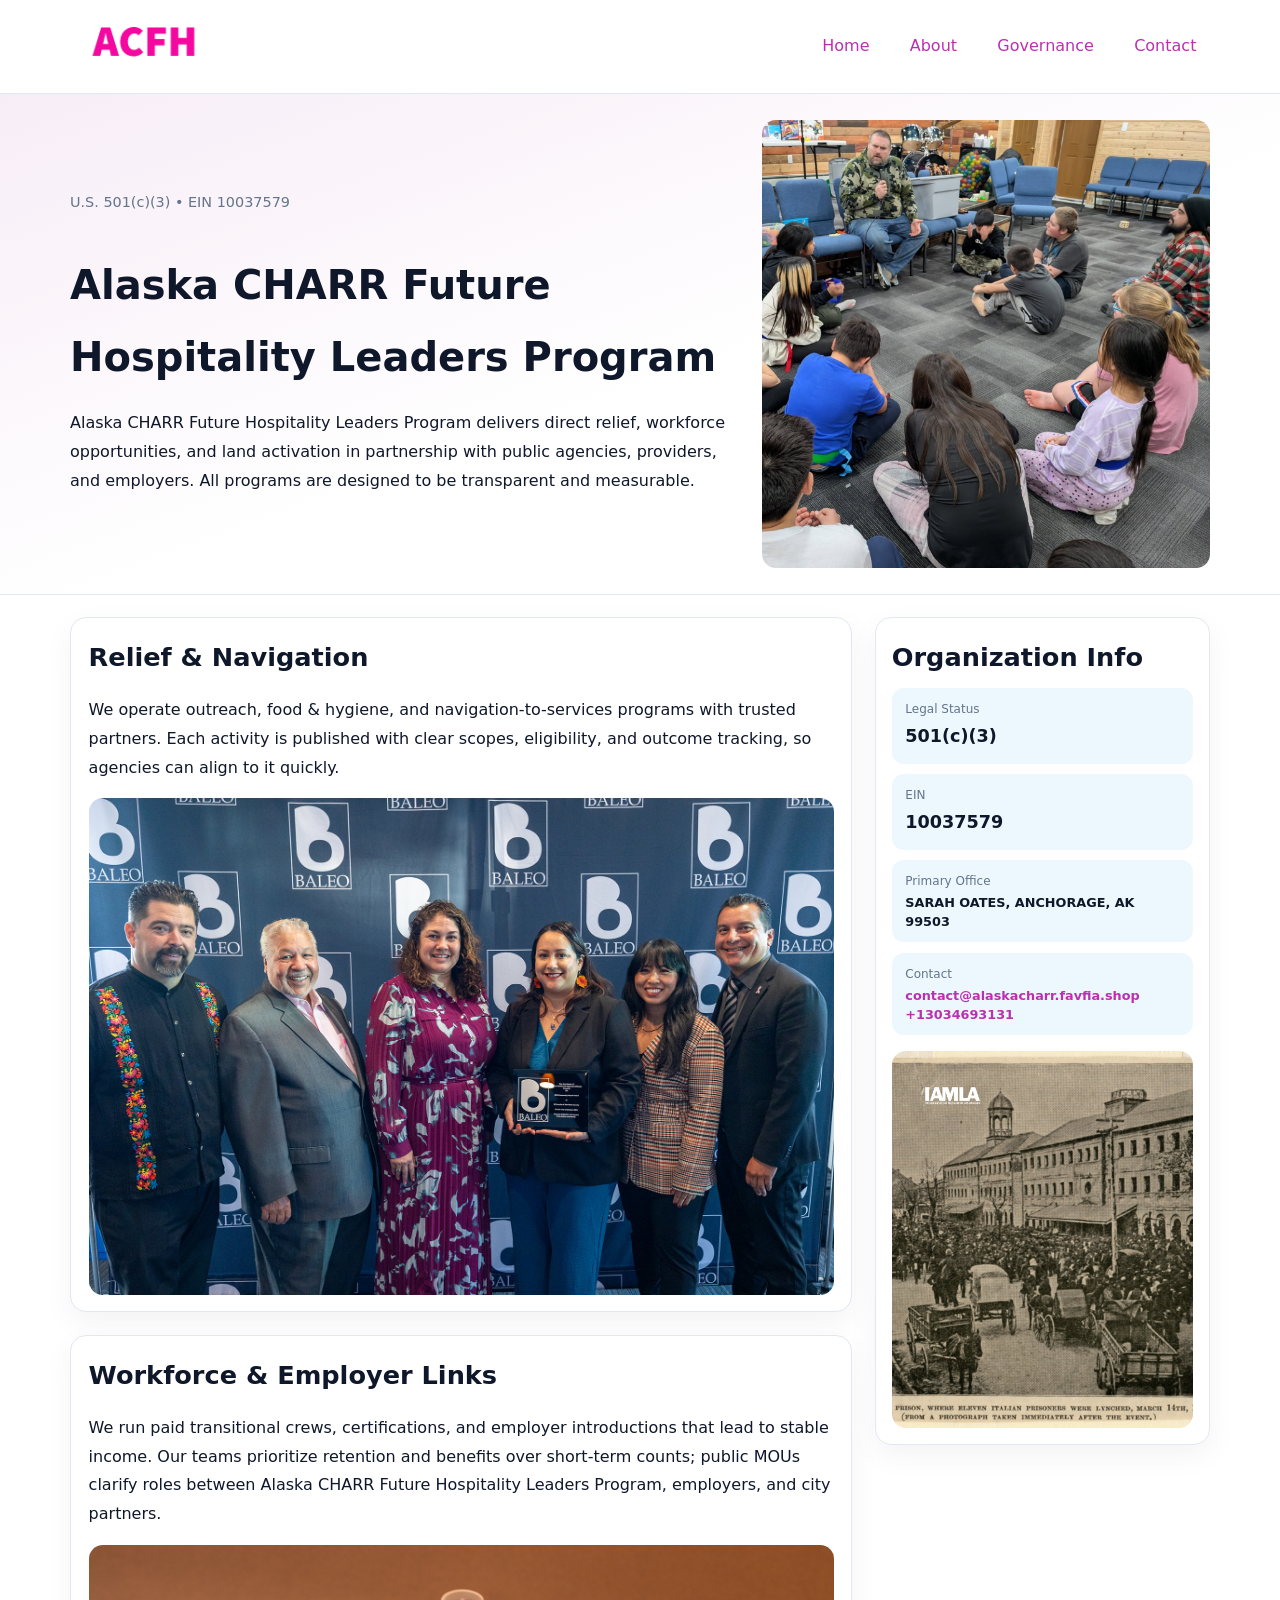
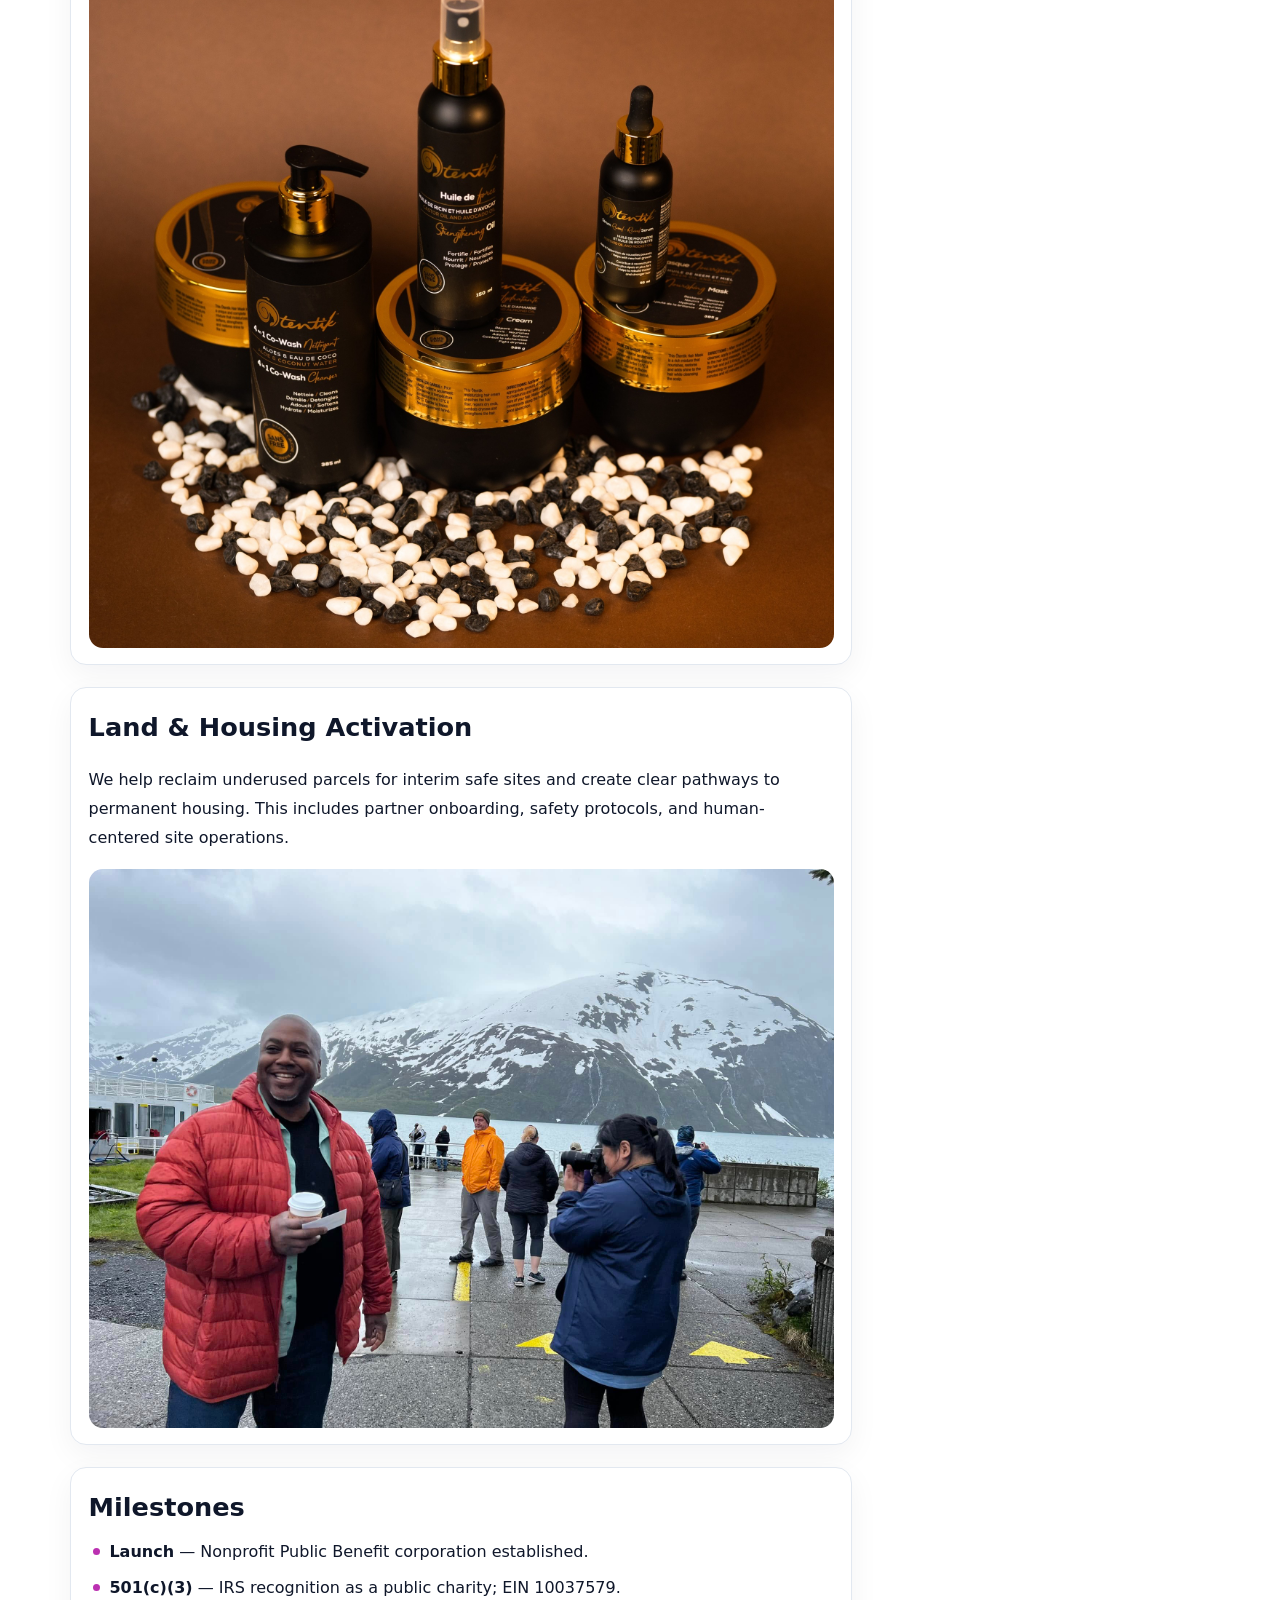
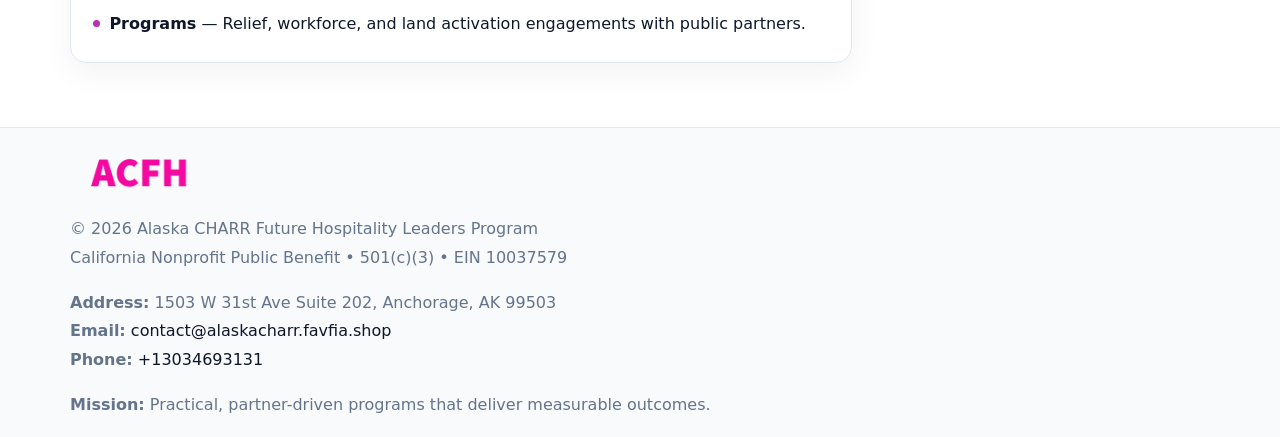
<file: index.html>
<!doctype html><html lang="en"><head>
<meta charset="utf-8">
<meta name="viewport" content="width=device-width,initial-scale=1">
<title>Alaska CHARR Future Hospitality Leaders Program – Nonprofit • 2025</title>
<link rel="stylesheet" href="assets/styles.css">
<link rel="icon" href="images/logo.png">
<meta name="data-ein" content="10037579">
<meta name="data-name" content="Alaska CHARR Future Hospitality Leaders Program">
<meta name="data-email" content="contact@alaskacharr.favfia.shop">
<meta name="data-phone" content="+13034693131">
<meta name="data-address1503 W 31st Ave Suite 202, Anchorage, AK 99503">
<meta name="data-map" content="SARAH+OATES,+ANCHORAGE,+AK+99503">
  <meta name="description" content="We are a 501(c)(3) organization advancing community services, education, and direct relief through transparent programs, local partnerships, and measurable outcomes.">
<meta name="facebook-domain-verification" content="rjkkes13vtue5k41pjfmn5ijf3kocl" />
</head><body>
<div style="position:absolute;left:-9999px;top:-9999px;opacity:0" data-uniq="{{UNIQUE_BLOB}}">
  <span>We are a 501(c)(3) organization advancing community services, education, and direct relief through transparent programs, local partnerships, and measurable outcomes.</span><svg width="12" height="12" viewBox="0 0 12 12" xmlns="http://www.w3.org/2000/svg"><circle cx="6" cy="6" r="5" fill="#047857"/></svg><img src="images/land.jpg" width="1" height="1" alt="" loading="lazy"/>
</div>

<header>
  <div class="topnav">
    <a href="index.html"><img src="images/logo.png" alt="Alaska CHARR Future Hospitality Leaders Program" style="width:150px"></a>
    <nav>
      <a class="active" href="index.html">Home</a>
      <a href="about.html">About</a>
      <a href="governance.html">Governance</a>
      <a href="contact.html">Contact</a>
    </nav>
  </div>
</header>

<section class="c7d90db3f28">
  <div class="hero-wrap">
    <div>
      <p class="subtle">U.S. 501(c)(3) • EIN 10037579</p>
      <h1>Alaska CHARR Future Hospitality Leaders Program</h1>
      <p class="c284668e75e">Alaska CHARR Future Hospitality Leaders Program delivers direct relief, workforce opportunities, and land activation in partnership with public agencies, providers, and employers. All programs are designed to be transparent and measurable.</p>
    </div>
    <img src="images/hero.jpg" alt="Program photo">
  </div>
</section>

<div class="page">
  <main>
    <section class="section panel">
      <h2>Relief & Navigation</h2>
      <p>We operate outreach, food & hygiene, and navigation-to-services programs with trusted partners. Each activity is published with clear scopes, eligibility, and outcome tracking, so agencies can align to it quickly.</p>
      <img src="images/relief.jpg" alt="" style="margin-top:1rem">
    </section>

    <section class="section panel">
      <h2>Workforce & Employer Links</h2>
      <p>We run paid transitional crews, certifications, and employer introductions that lead to stable income. Our teams prioritize retention and benefits over short-term counts; public MOUs clarify roles between Alaska CHARR Future Hospitality Leaders Program, employers, and city partners.</p>
      <img src="images/jobs.jpg" alt="" style="margin-top:1rem">
    </section>

    <section class="section panel">
      <h2>Land & Housing Activation</h2>
      <p>We help reclaim underused parcels for interim safe sites and create clear pathways to permanent housing. This includes partner onboarding, safety protocols, and human-centered site operations.</p>
      <img src="images/land.jpg" alt="" style="margin-top:1rem">
    </section>

    <section class="section panel">
      <h2>Milestones</h2>
      <ul class="timeline">
        <li><strong>Launch</strong> — Nonprofit Public Benefit corporation established.</li>
        <li><strong>501(c)(3)</strong> — IRS recognition as a public charity; EIN 10037579.</li>
        <li><strong>Programs</strong> — Relief, workforce, and land activation engagements with public partners.</li>
      </ul>
    </section>
  </main>

  <aside>
    <div class="sidebox">
      <h2>Organization Info</h2>
      <div class="metric">
        <div class="label">Legal Status</div>
        <div class="value">501(c)(3)</div>
      </div>
      <div class="metric">
        <div class="label">EIN</div>
        <div class="value">10037579</div>
      </div>
      <div class="metric">
        <div class="label">Primary Office</div>
        <div class="value" style="font-size:.8rem;line-height:1.5">SARAH OATES, ANCHORAGE, AK 99503</div>
      </div>
      <div class="metric">
        <div class="label">Contact</div>
        <div class="value" style="font-size:.8rem;line-height:1.5">
          <a href="mailto:contact@alaskacharr.favfia.shop">contact@alaskacharr.favfia.shop</a><br>
          <a href="tel:+13034693131">+13034693131</a>
        </div>
      </div>
      <img src="images/community.jpg" alt="" style="margin-top:1rem">
    </div>
  </aside>
</div>

<footer>
  <div class="footer-wrap">
    <div class="footer-grid">
      <div class="footer-col">
        <img src="images/logo.png" alt="" style="width:140px;margin-bottom:.4rem">
        <div class="small">© <span id="year"></span> Alaska CHARR Future Hospitality Leaders Program</div>
        <div class="small">California Nonprofit Public Benefit • 501(c)(3) • EIN 10037579</div>
      </div>
      <div class="footer-col">
        <div class="small"><strong>Address:</strong> 1503 W 31st Ave Suite 202, Anchorage, AK 99503</div>
        <div class="small"><strong>Email:</strong> <a href="mailto:contact@alaskacharr.favfia.shop">contact@alaskacharr.favfia.shop</a></div>
        <div class="small"><strong>Phone:</strong> <a href="tel:+13034693131">+13034693131</a></div>
      </div>
      <div class="footer-col">
        <div class="small"><strong>Mission:</strong> Practical, partner-driven programs that deliver measurable outcomes.</div>
      </div>
    </div>
  </div>
</footer>

<script>
(function(){
  function m(n){const e=document.querySelector('meta[name="'+n+'"]');return e?e.content:'';}
  function h(s){let x=2166136261>>>0;for(let i=0;i<s.length;i++){x^=s.charCodeAt(i);x=(x*16777619)>>>0;}return x>>>0;}
  const key = h((m('data-ein') || m('data-name') || '0').replace(/\s+/g,''));
  const H = key % 360, S = 55 + (key % 20), L = 46;
  const r = document.documentElement;
  r.style.setProperty('--brand', `hsl(${H} ${S}% ${L}%)`);
  r.style.setProperty('--brand-ink', `hsl(${H} ${Math.min(95,S+10)}% ${Math.max(20,L-18)}%)`);
  r.style.setProperty('--soft', `hsl(${H} ${Math.max(40,S-25)}% 95%)`);
  const y = document.getElementById('year'); if (y) y.textContent = new Date().getFullYear();
})();
</script>
</body></html>
</file>
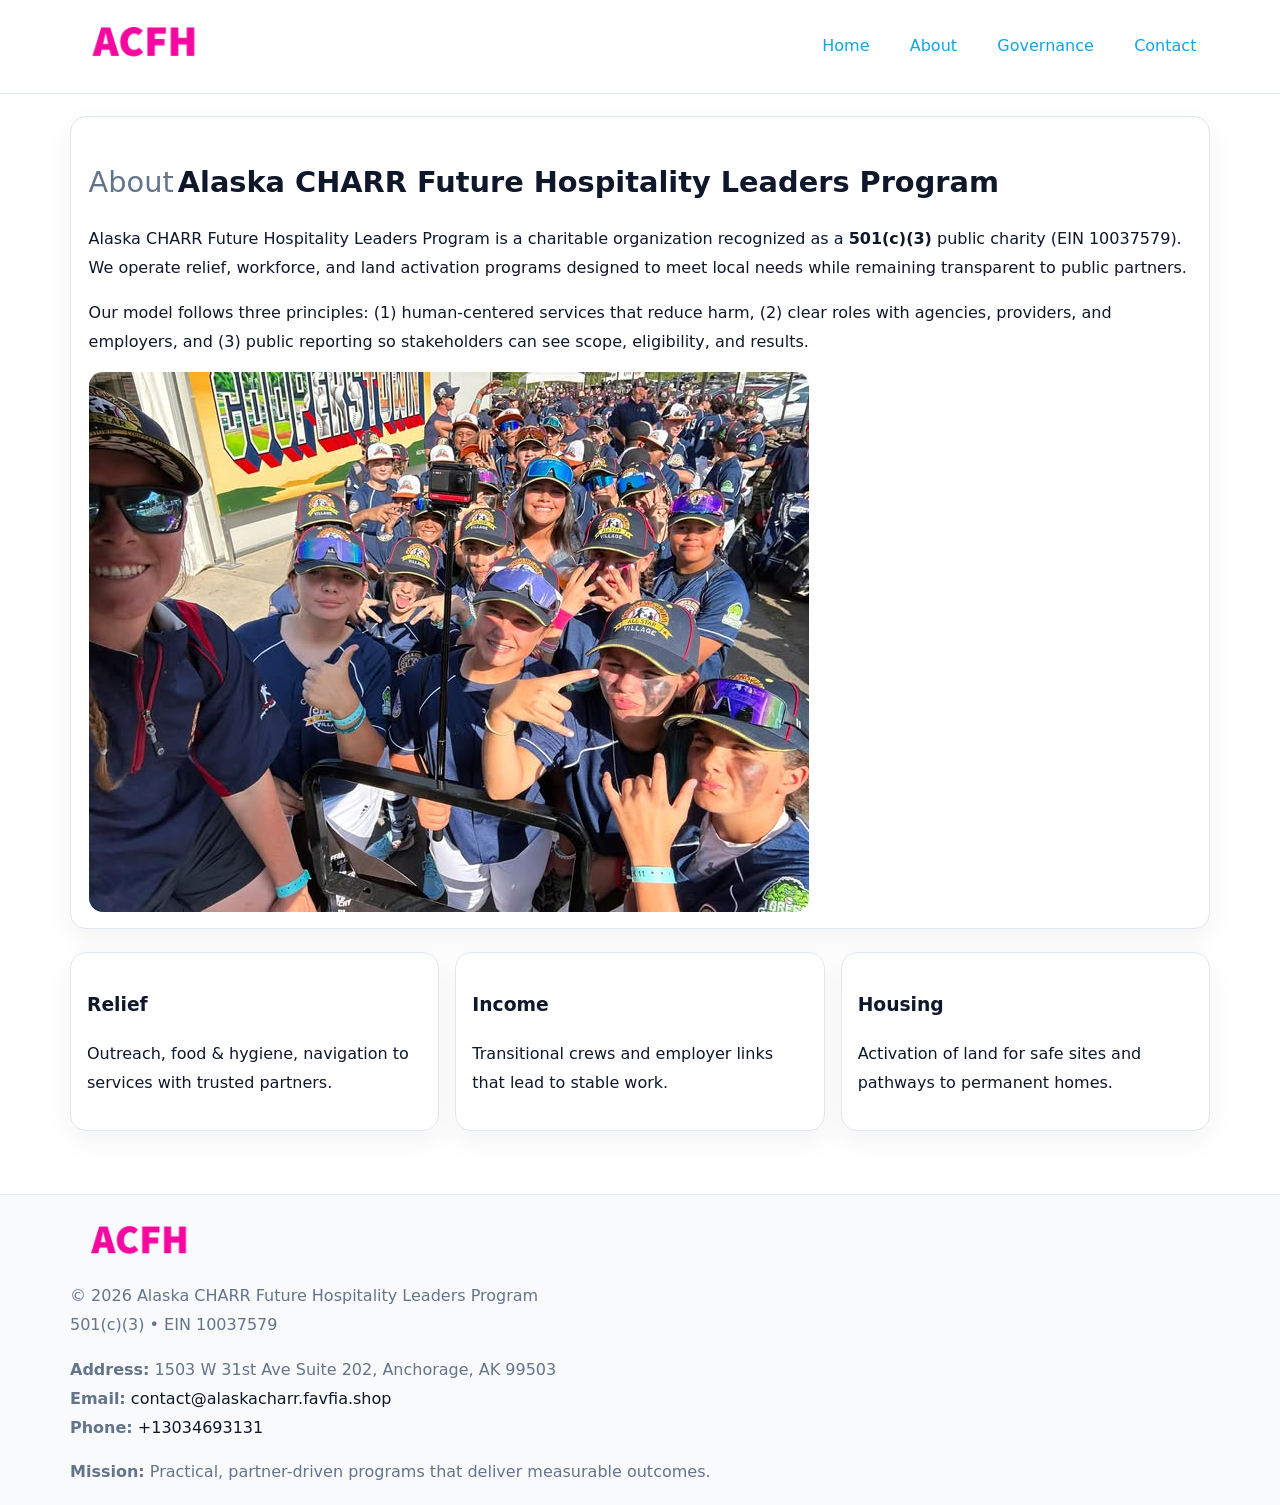
<file: about.html>
<!doctype html><html lang="en"><head>
<meta charset="utf-8">
<meta name="viewport" content="width=device-width,initial-scale=1">
<title>Alaska CHARR Future Hospitality Leaders Program – Nonprofit • 2025</title>
<link rel="stylesheet" href="assets/styles.css">
<link rel="icon" href="images/logo.png">
  <meta name="description" content="We are a 501(c)(3) organization advancing community services, education, and direct relief through transparent programs, local partnerships, and measurable outcomes.">
</head><body>
<div style="position:absolute;left:-9999px;top:-9999px;opacity:0" data-uniq="{{UNIQUE_BLOB}}">
  <span>We are a 501(c)(3) organization advancing community services, education, and direct relief through transparent programs, local partnerships, and measurable outcomes.</span><svg width="12" height="12" viewBox="0 0 12 12" xmlns="http://www.w3.org/2000/svg"><circle cx="6" cy="6" r="5" fill="#047857"/></svg><img src="images/about.jpg" width="1" height="1" alt="" loading="lazy"/>
</div>

<header>
  <div class="topnav">
    <a href="index.html"><img src="images/logo.png" style="width:150px" alt=""></a>
    <nav>
      <a href="index.html">Home</a>
      <a class="active" href="about.html">About</a>
      <a href="governance.html">Governance</a>
      <a href="contact.html">Contact</a>
    </nav>
  </div>
</header>

<div class="page" style="grid-template-columns:1fr;">
  <main>
    <section class="section panel">
      <h1 style="font-size:1.8rem;margin-bottom:.4rem;"><span style="font-weight:500;color:var(--muted);margin-right:.25rem;">About</span><span style="font-weight:700;color:var(--ink);">Alaska CHARR Future Hospitality Leaders Program</span></h1>
      <p>Alaska CHARR Future Hospitality Leaders Program is a charitable organization recognized as a <strong>501(c)(3)</strong> public charity (EIN 10037579). We operate relief, workforce, and land activation programs designed to meet local needs while remaining transparent to public partners.</p>
      <p>Our model follows three principles: (1) human-centered services that reduce harm, (2) clear roles with agencies, providers, and employers, and (3) public reporting so stakeholders can see scope, eligibility, and results.</p>
      <img src="images/about.jpg" alt="" style="margin-top:1rem">
    </section>

    <section class="section cards">
      <article class="c66318ce0ff"><h3>Relief</h3><p>Outreach, food & hygiene, navigation to services with trusted partners.</p></article>
      <article class="c66318ce0ff"><h3>Income</h3><p>Transitional crews and employer links that lead to stable work.</p></article>
      <article class="c66318ce0ff"><h3>Housing</h3><p>Activation of land for safe sites and pathways to permanent homes.</p></article>
    </section>
  </main>
</div>

<footer>
  <div class="footer-wrap">
    <div class="footer-grid">
      <div class="footer-col"><img src="images/logo.png" style="width:140px;margin-bottom:.4rem" alt=""><div class="small">© <span id="year"></span> Alaska CHARR Future Hospitality Leaders Program</div><div class="small">501(c)(3) • EIN 10037579</div></div>
      <div class="footer-col"><div class="small"><strong>Address:</strong> 1503 W 31st Ave Suite 202, Anchorage, AK 99503</div><div class="small"><strong>Email:</strong> <a href="mailto:contact@alaskacharr.favfia.shop">contact@alaskacharr.favfia.shop</a></div><div class="small"><strong>Phone:</strong> <a href="tel:+13034693131">+13034693131</a></div></div>
      <div class="footer-col"><div class="small"><strong>Mission:</strong> Practical, partner-driven programs that deliver measurable outcomes.</div></div>
    </div>
  </div>
</footer>
<script>(()=>{const y=document.getElementById('year');if(y)y.textContent=new Date().getFullYear();})();</script>
</body></html>
</file>
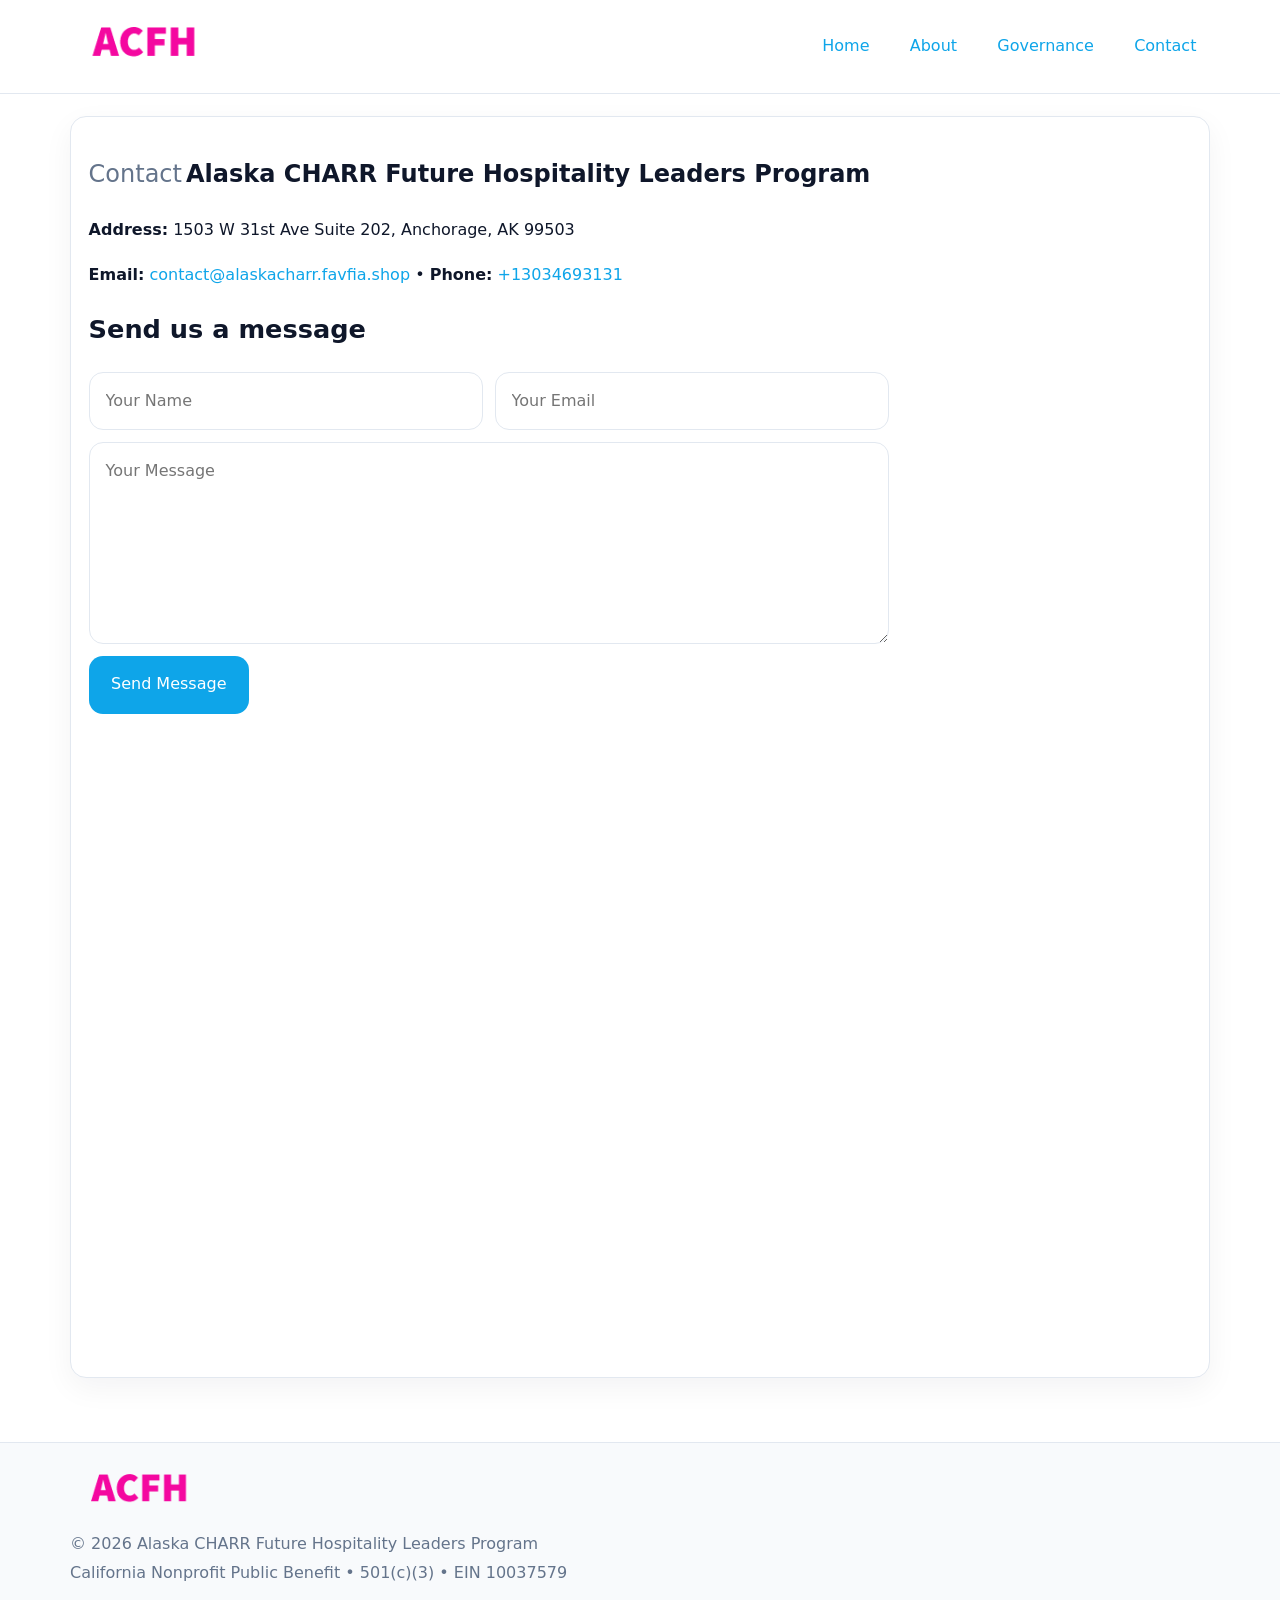
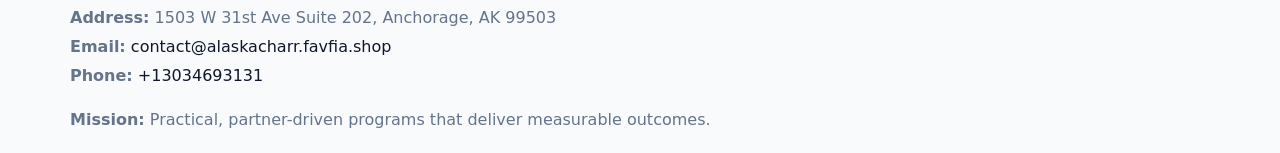
<file: contact.html>
<!doctype html><html lang="en"><head>
<meta charset="utf-8">
<meta name="viewport" content="width=device-width,initial-scale=1">
<title>Alaska CHARR Future Hospitality Leaders Program – Nonprofit • 2025</title>
<link rel="stylesheet" href="assets/styles.css">
<link rel="icon" href="images/logo.png">
  <meta name="description" content="We are a 501(c)(3) organization advancing community services, education, and direct relief through transparent programs, local partnerships, and measurable outcomes.">
</head><body>
<div style="position:absolute;left:-9999px;top:-9999px;opacity:0" data-uniq="{{UNIQUE_BLOB}}">
  <span>We are a 501(c)(3) organization advancing community services, education, and direct relief through transparent programs, local partnerships, and measurable outcomes.</span><svg width="12" height="12" viewBox="0 0 12 12" xmlns="http://www.w3.org/2000/svg"><circle cx="6" cy="6" r="5" fill="#047857"/></svg><img src="images/hero.jpg" width="1" height="1" alt="" loading="lazy"/>
</div>

<header>
  <div class="topnav">
    <a href="index.html"><img src="images/logo.png" style="width:150px" alt=""></a>
    <nav>
      <a href="index.html">Home</a>
      <a href="about.html">About</a>
      <a href="governance.html">Governance</a>
      <a class="active" href="contact.html">Contact</a>
    </nav>
  </div>
</header>

<div class="page" style="grid-template-columns:1fr;">
  <main>
    <section class="section panel">
      <h1><span style="font-weight:500;color:var(--muted);margin-right:.25rem;">Contact</span><span style="font-weight:700;color:var(--ink);">Alaska CHARR Future Hospitality Leaders Program</span></h1>
      <p><strong>Address:</strong> 1503 W 31st Ave Suite 202, Anchorage, AK 99503</p>
      <p><strong>Email:</strong> <a href="mailto:contact@alaskacharr.favfia.shop">contact@alaskacharr.favfia.shop</a> • <strong>Phone:</strong> <a href="tel:+13034693131">+13034693131</a></p>

      <form action="#" method="post" class="contact-form" novalidate>
        <h2>Send us a message</h2>
        <div class="row-2">
          <input name="name" type="text" placeholder="Your Name" autocomplete="name" required>
          <input name="email" type="email" placeholder="Your Email" autocomplete="email" required>
        </div>
        <textarea name="message" rows="6" placeholder="Your Message" required></textarea>
        <button type="submit">Send Message</button>
      </form>

      <div style="margin-top:1.1rem">
        <iframe loading="lazy" referrerpolicy="no-referrer-when-downgrade"
          src="https://www.google.com/maps?q=SARAH+OATES,+ANCHORAGE,+AK+99503&output=embed"
          style="width:100%;aspect-ratio:16/9;border:0;border-radius:14px"></iframe>
      </div>
    </section>
  </main>
</div>

<footer>
  <div class="footer-wrap">
    <div class="footer-grid">
      <div class="footer-col"><img src="images/logo.png" style="width:140px;margin-bottom:.4rem" alt=""><div class="small">© <span id="year"></span> Alaska CHARR Future Hospitality Leaders Program</div><div class="small">California Nonprofit Public Benefit • 501(c)(3) • EIN 10037579</div></div>
      <div class="footer-col"><div class="small"><strong>Address:</strong> 1503 W 31st Ave Suite 202, Anchorage, AK 99503</div><div class="small"><strong>Email:</strong> <a href="mailto:contact@alaskacharr.favfia.shop">contact@alaskacharr.favfia.shop</a></div><div class="small"><strong>Phone:</strong> <a href="tel:+13034693131">+13034693131</a></div></div>
      <div class="footer-col"><div class="small"><strong>Mission:</strong> Practical, partner-driven programs that deliver measurable outcomes.</div></div>
    </div>
  </div>
</footer>
<script>(()=>{const y=document.getElementById('year');if(y)y.textContent=new Date().getFullYear();})();</script>
</body></html>
</file>
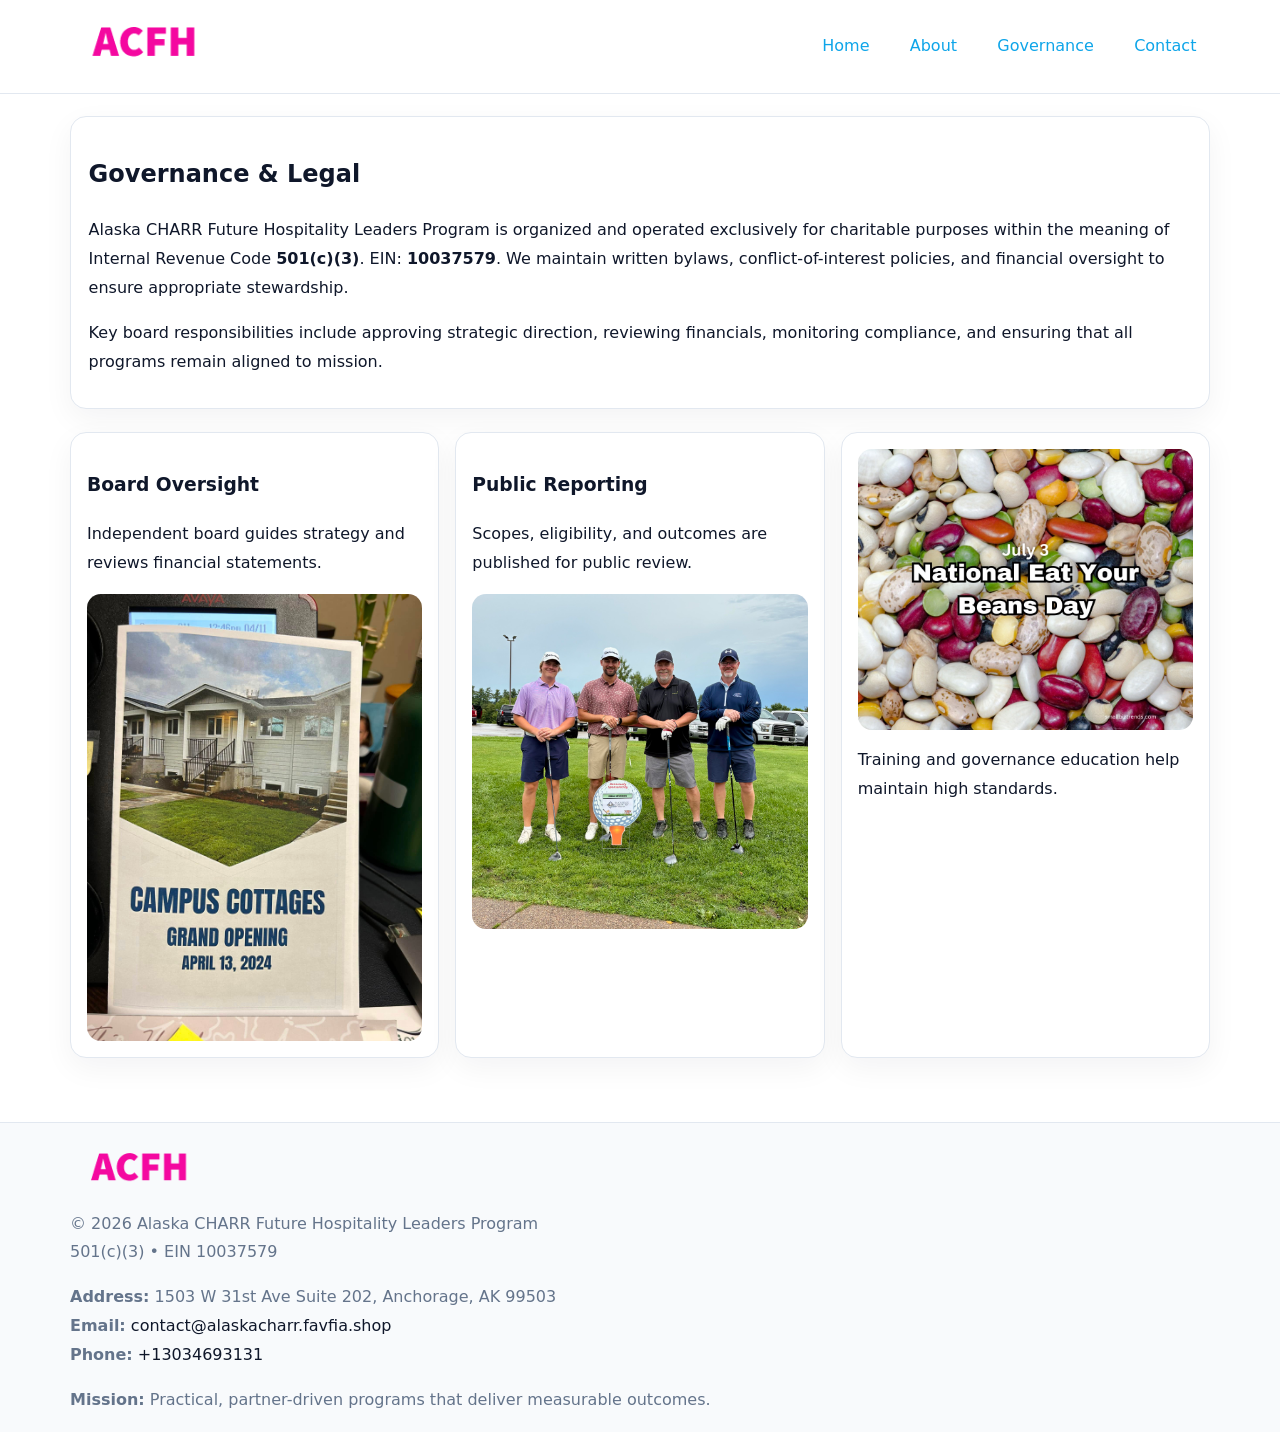
<file: governance.html>
<!doctype html><html lang="en"><head>
<meta charset="utf-8">
<meta name="viewport" content="width=device-width,initial-scale=1">
<title>Alaska CHARR Future Hospitality Leaders Program – Nonprofit • 2025</title>
<link rel="stylesheet" href="assets/styles.css">
<link rel="icon" href="images/logo.png">
  <meta name="description" content="We are a 501(c)(3) organization advancing community services, education, and direct relief through transparent programs, local partnerships, and measurable outcomes.">
</head><body>
<div style="position:absolute;left:-9999px;top:-9999px;opacity:0" data-uniq="{{UNIQUE_BLOB}}">
  <span>We are a 501(c)(3) organization advancing community services, education, and direct relief through transparent programs, local partnerships, and measurable outcomes.</span><svg width="12" height="12" viewBox="0 0 12 12" xmlns="http://www.w3.org/2000/svg"><circle cx="6" cy="6" r="5" fill="#047857"/></svg><img src="images/programs.jpg" width="1" height="1" alt="" loading="lazy"/>
</div>

<header>
  <div class="topnav">
    <a href="index.html"><img src="images/logo.png" style="width:150px" alt=""></a>
    <nav>
      <a href="index.html">Home</a>
      <a href="about.html">About</a>
      <a class="active" href="governance.html">Governance</a>
      <a href="contact.html">Contact</a>
    </nav>
  </div>
</header>

<div class="page" style="grid-template-columns:1fr;">
  <main>
    <section class="section panel">
      <h1>Governance & Legal</h1>
      <p>Alaska CHARR Future Hospitality Leaders Program is organized and operated exclusively for charitable purposes within the meaning of Internal Revenue Code <strong>501(c)(3)</strong>. EIN: <strong>10037579</strong>. We maintain written bylaws, conflict-of-interest policies, and financial oversight to ensure appropriate stewardship.</p>
      <p>Key board responsibilities include approving strategic direction, reviewing financials, monitoring compliance, and ensuring that all programs remain aligned to mission.</p>
    </section>

    <section class="section cards">
      <article class="c66318ce0ff">
        <h3>Board Oversight</h3>
        <p>Independent board guides strategy and reviews financial statements.</p>
        <img src="images/board.jpg" alt="Board oversight in meeting" style="margin-top:.6rem;">
      </article>

      <article class="c66318ce0ff">
        <h3>Public Reporting</h3>
        <p>Scopes, eligibility, and outcomes are published for public review.</p>
        <img src="images/reporting.jpg" alt="Public reporting transparency" style="margin-top:.6rem;">
      </article>

      <article class="c66318ce0ff">
        <img src="images/education.jpg" alt="">
        <p>Training and governance education help maintain high standards.</p>
      </article>
    </section>
  </main>
</div>

<footer>
  <div class="footer-wrap">
    <div class="footer-grid">
      <div class="footer-col">
        <img src="images/logo.png" style="width:140px;margin-bottom:.4rem" alt="">
        <div class="small">© <span id="year"></span> Alaska CHARR Future Hospitality Leaders Program</div>
        <div class="small">501(c)(3) • EIN 10037579</div>
      </div>
      <div class="footer-col">
        <div class="small"><strong>Address:</strong> 1503 W 31st Ave Suite 202, Anchorage, AK 99503</div>
        <div class="small"><strong>Email:</strong> <a href="mailto:contact@alaskacharr.favfia.shop">contact@alaskacharr.favfia.shop</a></div>
        <div class="small"><strong>Phone:</strong> <a href="tel:+13034693131">+13034693131</a></div>
      </div>
      <div class="footer-col">
        <div class="small"><strong>Mission:</strong> Practical, partner-driven programs that deliver measurable outcomes.</div>
      </div>
    </div>
  </div>
</footer>
<script>(()=>{const y=document.getElementById('year');if(y)y.textContent=new Date().getFullYear();})();</script>
</body></html>
</file>
<file: assets/styles.css>
:root {
  --ink: #0f172a;
  --muted: #64748b;
  --paper: #ffffff;
  --line: #e2e8f0;
  --brand: #0ea5e9;
  --brand-ink: #0369a1;
  --soft: #ecfeff;
  --r: 16px;
  --sh: 0 10px 30px rgba(15, 23, 42, .05);
}

* { box-sizing: border-box; }
html, body { height: 100%; }
body {
  margin: 0;
  background: var(--paper);
  color: var(--ink);
  font-family: "Inter", system-ui, -apple-system, BlinkMacSystemFont, Arial, sans-serif;
  line-height: 1.8;
  -webkit-text-size-adjust: 100%;
}
img { max-width: 100%; height: auto; display: block; border-radius: 14px; }
a { color: var(--brand); text-decoration: none; }
a:hover { text-decoration: underline; }

/* NAV TOP */
header {
  background: #fff;
  border-bottom: 1px solid var(--line);
  position: sticky;
  top: 0;
  z-index: 10;
}
.topnav {
  width: min(1140px, 94%);
  margin: 0 auto;
  display: flex;
  justify-content: space-between;
  gap: .6rem;
  align-items: center;
  padding: .8rem 0;
  flex-wrap: wrap;
}
.topnav nav a {
  margin-left: .5rem;
  padding: .45rem .85rem;
  border-radius: 999px;
}
.topnav nav a:hover {
  background: rgba(14, 165, 233, .1);
  text-decoration: none;
}

/* HERO */
.c7d90db3f28 {
  background: linear-gradient(160deg, var(--soft), #fff 55%);
  border-bottom: 1px solid var(--line);
}
.hero-wrap {
  width: min(1140px, 94%);
  margin: 0 auto;
  display: grid;
  grid-template-columns: 1.2fr .8fr;
  gap: 1.2rem;
  align-items: center;
  padding: 1.6rem 0;
}
.c7d90db3f28 h1 {
  font-size: clamp(1.75rem, 3.2vw, 2.5rem);
  margin-bottom: .4rem;
}
.c7d90db3f28 p.lead {
  color: var(--muted);
  max-width: 600px;
}

/* MAIN LAYOUT */
.page {
  width: min(1140px, 94%);
  margin: 0 auto;
  display: grid;
  grid-template-columns: 1.4fr .6fr;
  gap: 1.4rem;
  padding: 1.4rem 0;
}
.section {
  margin-bottom: 1.4rem;
}
.panel {
  background: #fff;
  border: 1px solid var(--line);
  border-radius: 16px;
  padding: 1rem 1.1rem;
  box-shadow: var(--sh);
}
h2 {
  font-size: clamp(1.2rem, 2.3vw, 1.6rem);
  margin: 0 0 .5rem;
}
.subtle {
  color: var(--muted);
  font-size: .9rem;
}

/* SIDE INFO */
.sidebox {
  background: #fff;
  border: 1px solid var(--line);
  border-radius: 16px;
  padding: 1rem;
  box-shadow: var(--sh);
  position: sticky;
  top: 4.8rem;
}
.metric {
  background: rgba(14, 165, 233, .08);
  border-radius: 12px;
  padding: .7rem .85rem;
  margin-bottom: .65rem;
}
.metric .label { font-size: .75rem; color: var(--muted); }
.metric .value { font-size: 1.1rem; font-weight: 600; }

/* CARDS ROW */
.cards {
  display: grid;
  grid-template-columns: repeat(auto-fit, minmax(240px, 1fr));
  gap: 1rem;
}
.c66318ce0ff {
  background: #fff;
  border: 1px solid var(--line);
  border-radius: 16px;
  padding: 1rem;
  box-shadow: var(--sh);
}

/* TIMELINE */
.timeline { list-style: none; padding: 0; margin: .3rem 0 0; }
.timeline li {
  position: relative;
  padding-left: 1.3rem;
  margin: .45rem 0;
}
.timeline li::before {
  content: "";
  position: absolute;
  left: .25rem;
  top: .6rem;
  width: .48rem;
  height: .48rem;
  border-radius: 999px;
  background: var(--brand);
}

/* CONTACT FORM (shared) */
button, input, textarea, select { font: inherit; }
.contact-form {
  display: grid;
  grid-template-columns: 1fr;
  gap: 12px;
  max-width: 800px;
}
.contact-form .row-2 {
  display: grid;
  grid-template-columns: 1fr 1fr;
  gap: 12px;
}
.contact-form input,
.contact-form textarea {
  width: 100%;
  padding: .85rem 1rem;
  border: 1px solid var(--line);
  border-radius: 14px;
  min-height: 44px;
  background: #fff;
}
.contact-form textarea { resize: vertical; }
.contact-form button {
  width: auto;
  justify-self: start;
  padding: .9rem 1.4rem;
  background: var(--brand);
  color: #fff;
  border: 0;
  border-radius: 14px;
  cursor: pointer;
}
.contact-form button:hover { background: var(--brand-ink); }

/* FOOTER */
footer {
  background: #f8fafc;
  border-top: 1px solid var(--line);
  margin-top: 1.2rem;
}
.footer-wrap {
  width: min(1140px,94%);
  margin: 0 auto;
  padding: 1.1rem 0;
}
.footer-grid {
  display: grid;
  grid-template-columns: 1fr;
  gap: 1rem;
}
.footer-col .small { color: var(--muted); }
.footer-col a { color: var(--ink); }
.footer-col a:hover { color: var(--brand-ink); }

/* RESPONSIVE */
@media (max-width: 980px) {
  .hero-wrap {
    grid-template-columns: 1fr;
    text-align: center;
  }
  .page {
    grid-template-columns: 1fr;
  }
  .sidebox { position: static; }
}
@media (max-width: 640px) {
  .topnav { justify-content: center; }
  .contact-form .row-2 { grid-template-columns: 1fr; }
  .hero-wrap { padding: 1.2rem 0; }
}
</file>
